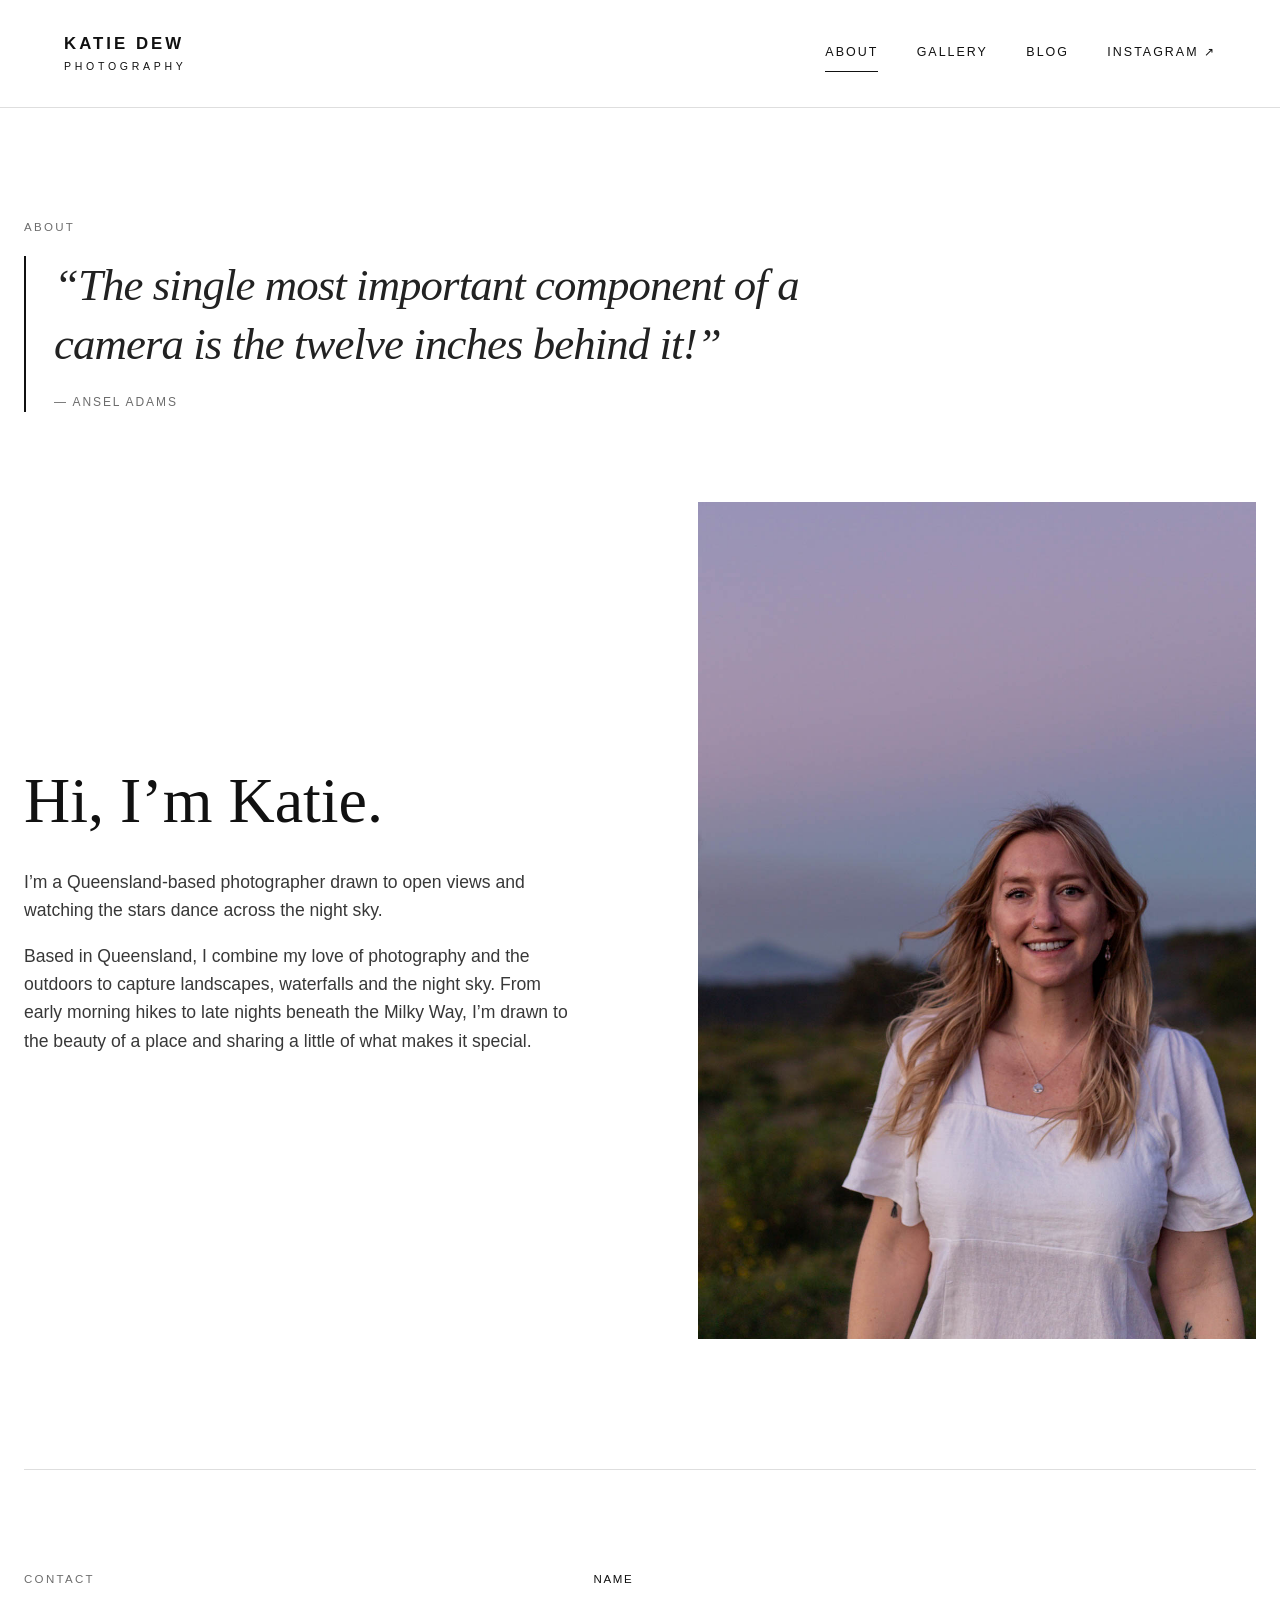
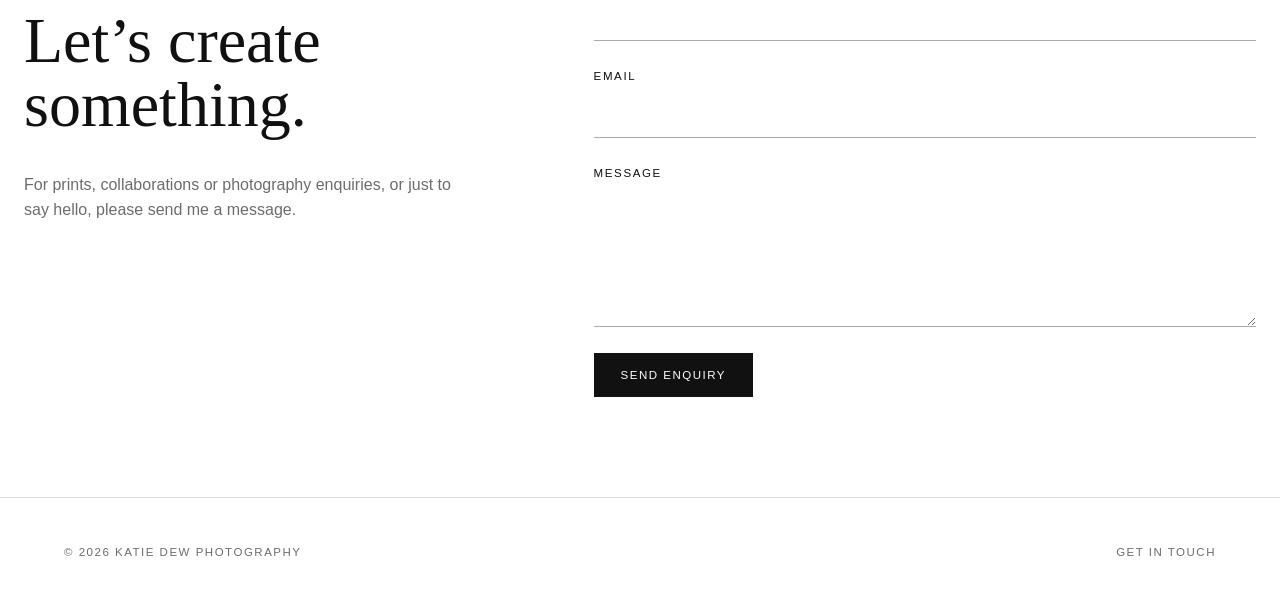
<file: about.html>
<!doctype html><html lang="en"><head><meta charset="utf-8"><meta name="viewport" content="width=device-width, initial-scale=1"><meta name="color-scheme" content="only light"><meta name="theme-color" content="#ffffff"><title>Katie Dew Photography</title><link rel="stylesheet" href="style.css"></head>
<body><header class="site-header"><a class="wordmark" href="index.html"><strong>KATIE DEW</strong><span>PHOTOGRAPHY</span></a><button class="menu-toggle" aria-expanded="false" aria-controls="site-nav"><span class="sr-only">Open menu</span>☰</button><nav id="site-nav" class="site-nav" aria-label="Main navigation"><a class="active" href="about.html">About</a><a href="gallery.html">Gallery</a><a href="blog.html">Blog</a><a href="https://www.instagram.com/katiedew_/" target="_blank" rel="noopener">Instagram ↗</a></nav></header>
<main><section class="page-intro wrap"><p class="eyebrow">ABOUT</p><blockquote class="about-quote"><p> “The single most important component of a camera is the twelve inches behind it!”</p> <cite>— Ansel Adams</cite></blockquote></section>
<section class="about-grid wrap"><div class="about-copy"><h2>Hi, I’m Katie.</h2><p>I’m a Queensland-based photographer drawn to open views and watching the stars dance across the night sky.</p><p>Based in Queensland, I combine my love of photography and the outdoors to capture landscapes, waterfalls and the night sky. From early morning hikes to late nights beneath the Milky Way, I’m drawn to the beauty of a place and sharing a little of what makes it special.</p></div><div><img class="about-photo" src="images/aboutme.jpg" alt="Katie Dew with her camera"></section>
<section class="contact wrap" id="contact"> <div><p class="eyebrow">CONTACT</p><h2>Let’s create something.</h2><p>    For prints, collaborations or photography enquiries, or just to say hello, please send me a message.</p></div><form    id="contact-form" action="https://formspree.io/f/xgavokon" method="POST"> <label> Name <input name="name" autocomplete="name" required> </label> <label> Email <input name="email" type="email" autocomplete="email" required>
    </label> <label> Message <textarea name="message" rows="6" required></textarea> </label> <button class="button" type="submit"> Send enquiry </button> </form></section>
<footer><span>© <span data-year></span> Katie Dew Photography</span><a href="mailto:hello@example.com">Get in touch</a></footer><script src="script.js"></script></body></html>
</file>
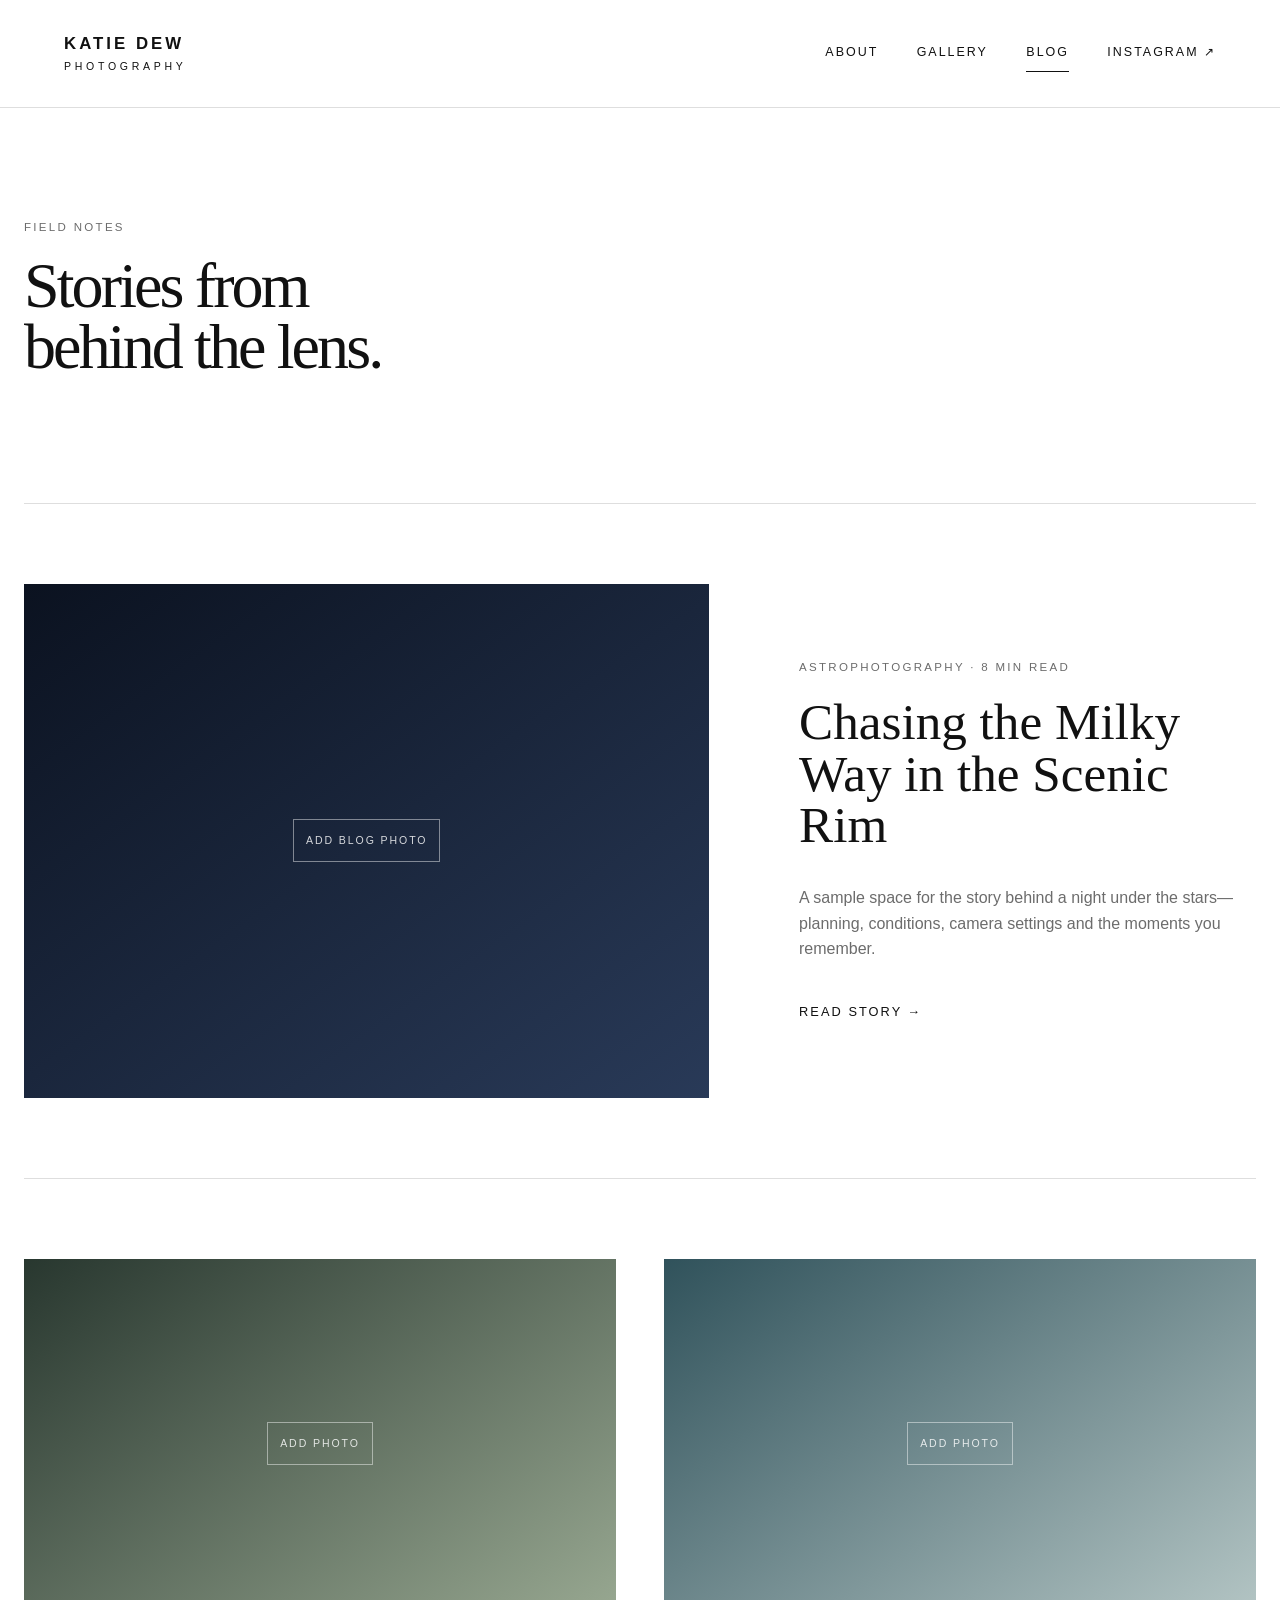
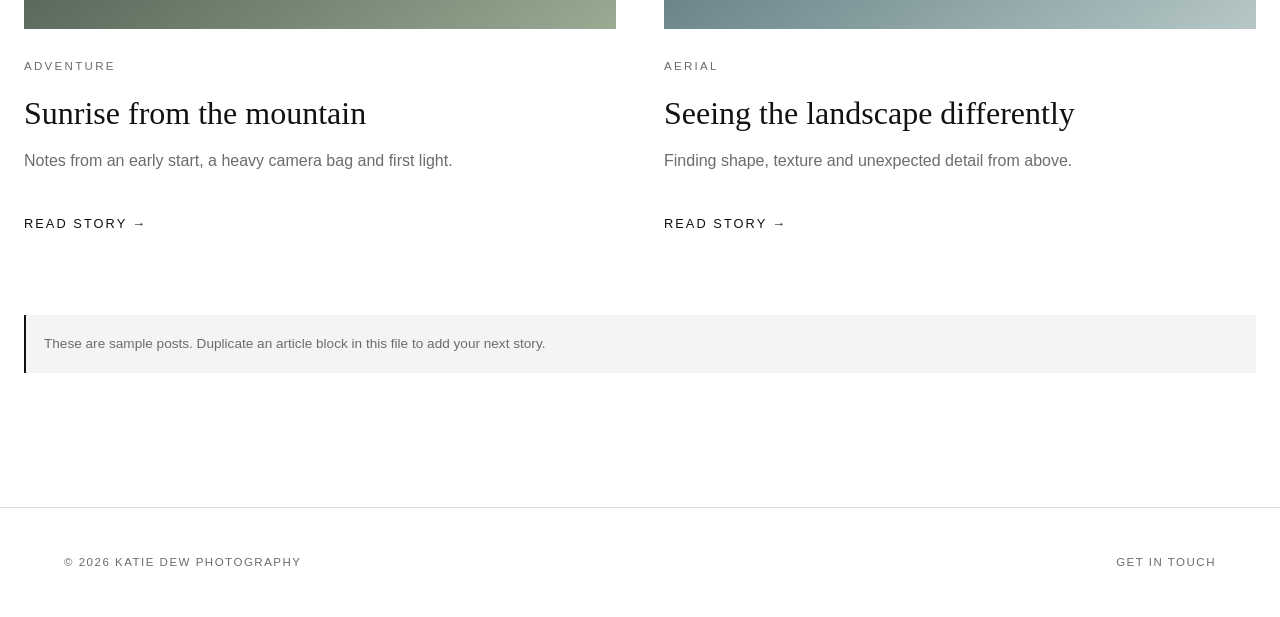
<file: blog.html>
<!doctype html><html lang="en"><head><meta charset="utf-8"><meta name="viewport" content="width=device-width, initial-scale=1"><meta name="color-scheme" content="only light"><meta name="theme-color" content="#ffffff"><title>Katie Dew Photography</title><link rel="stylesheet" href="style.css"></head>
<body><header class="site-header"><a class="wordmark" href="index.html"><strong>KATIE DEW</strong><span>PHOTOGRAPHY</span></a><button class="menu-toggle" aria-expanded="false" aria-controls="site-nav"><span class="sr-only">Open menu</span>☰</button><nav id="site-nav" class="site-nav" aria-label="Main navigation"><a href="about.html">About</a><a href="gallery.html">Gallery</a><a class="active" href="blog.html">Blog</a><a href="https://www.instagram.com/katiedew_/" target="_blank" rel="noopener">Instagram ↗</a></nav></header>
<main><section class="page-intro wrap"><p class="eyebrow">FIELD NOTES</p><h1>Stories from<br>behind the lens.</h1></section><section class="posts wrap">
<article class="post-feature"><div class="placeholder blog-image stars"><span>ADD BLOG PHOTO</span></div><div><p class="eyebrow">ASTROPHOTOGRAPHY · 8 MIN READ</p><h2>Chasing the Milky Way in the Scenic Rim</h2><p>A sample space for the story behind a night under the stars—planning, conditions, camera settings and the moments you remember.</p><a class="text-link" href="#">Read story →</a></div></article>
<div class="post-grid"><article><div class="placeholder blog-thumb land"><span>ADD PHOTO</span></div><p class="eyebrow">ADVENTURE</p><h3>Sunrise from the mountain</h3><p>Notes from an early start, a heavy camera bag and first light.</p><a class="text-link" href="#">Read story →</a></article><article><div class="placeholder blog-thumb air"><span>ADD PHOTO</span></div><p class="eyebrow">AERIAL</p><h3>Seeing the landscape differently</h3><p>Finding shape, texture and unexpected detail from above.</p><a class="text-link" href="#">Read story →</a></article></div>
<p class="edit-note blog-note">These are sample posts. Duplicate an article block in this file to add your next story.</p></section></main>
<footer><span>© <span data-year></span> Katie Dew Photography</span><a href="about.html#contact">Get in touch</a></footer><script src="script.js"></script></body></html>
</file>
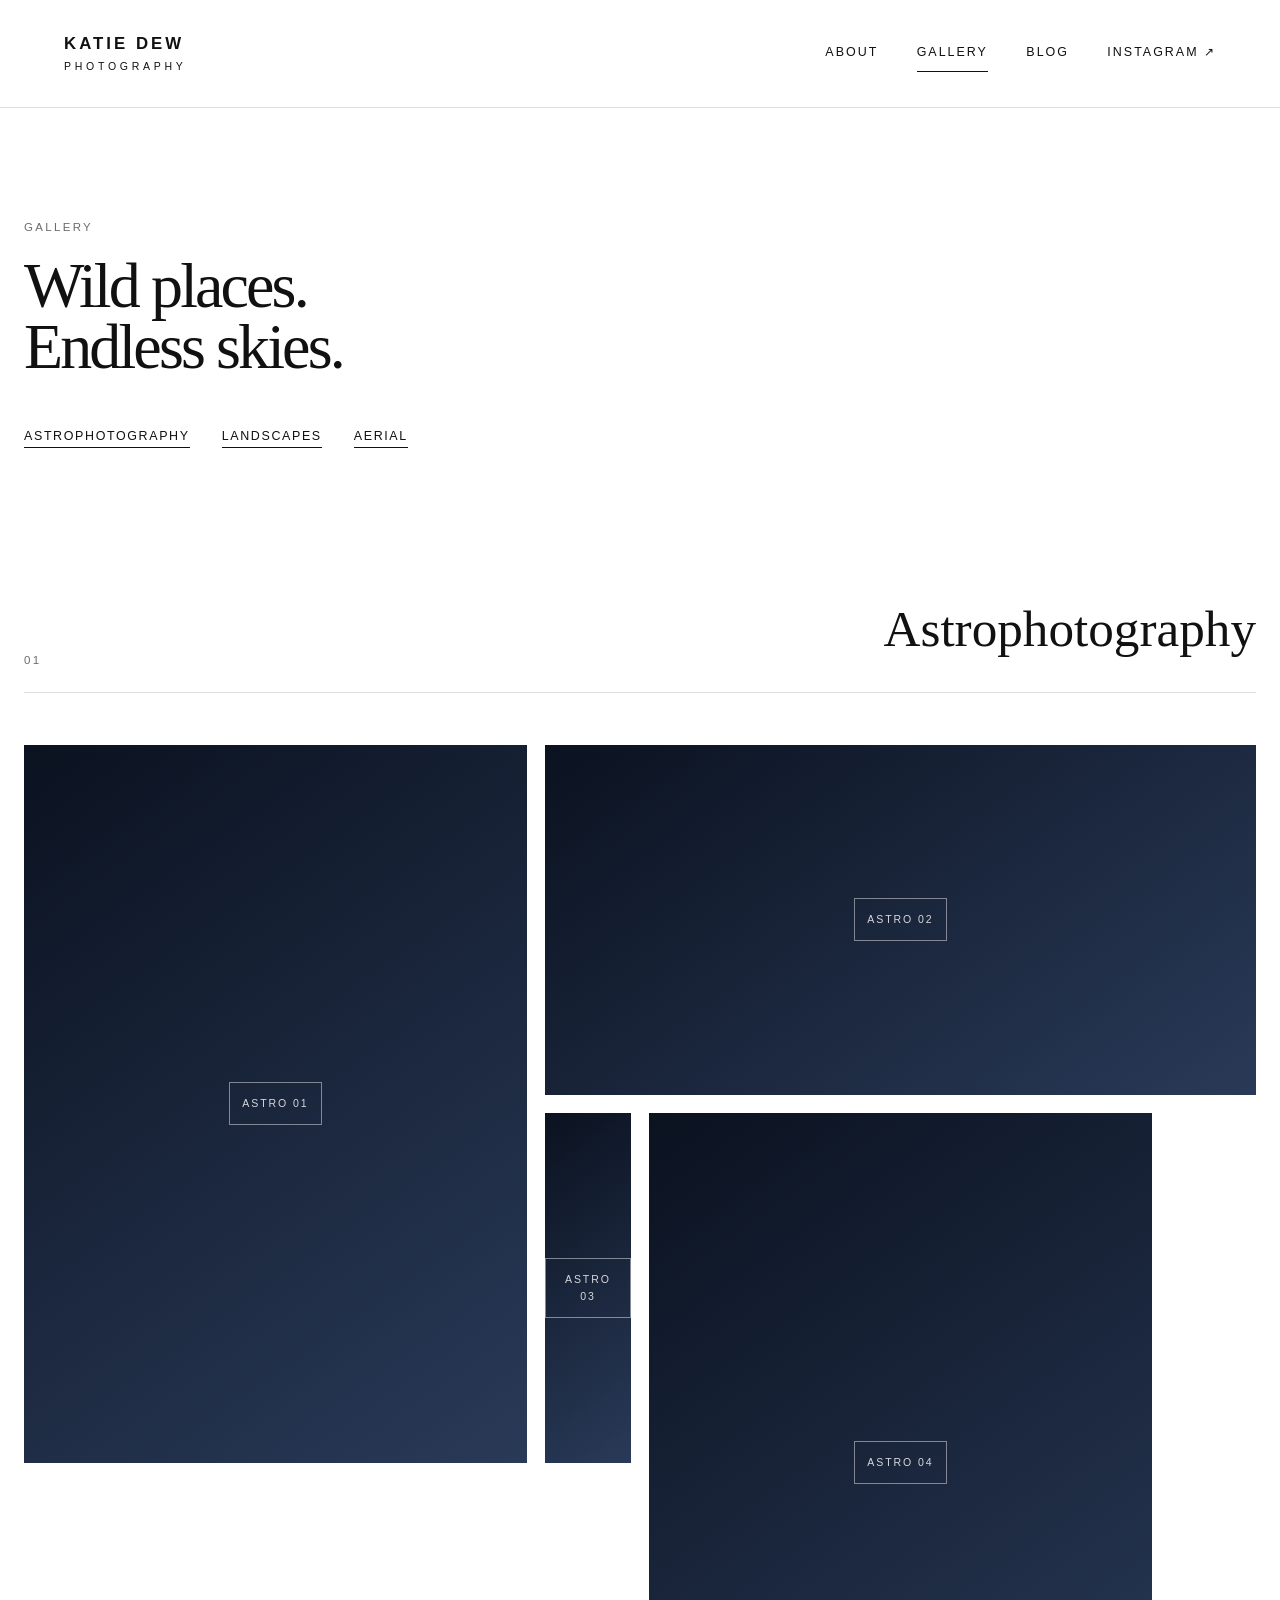
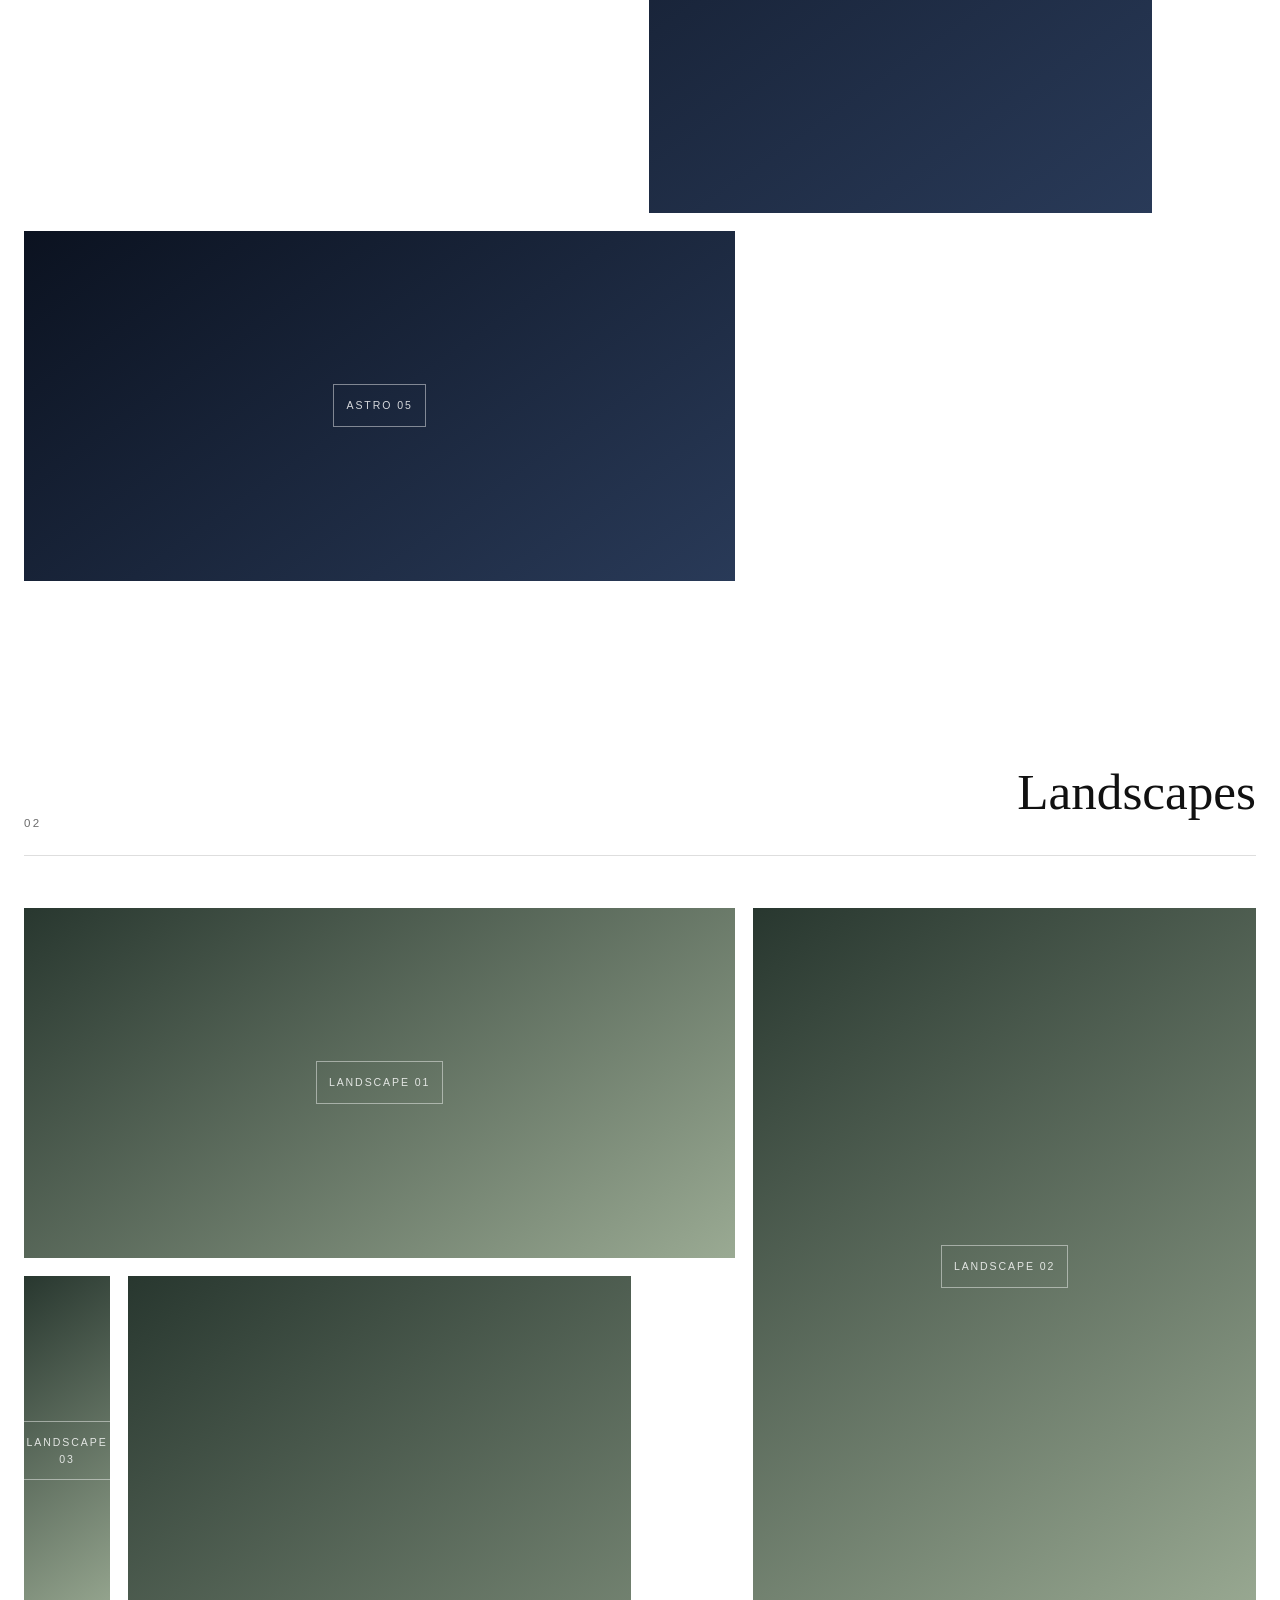
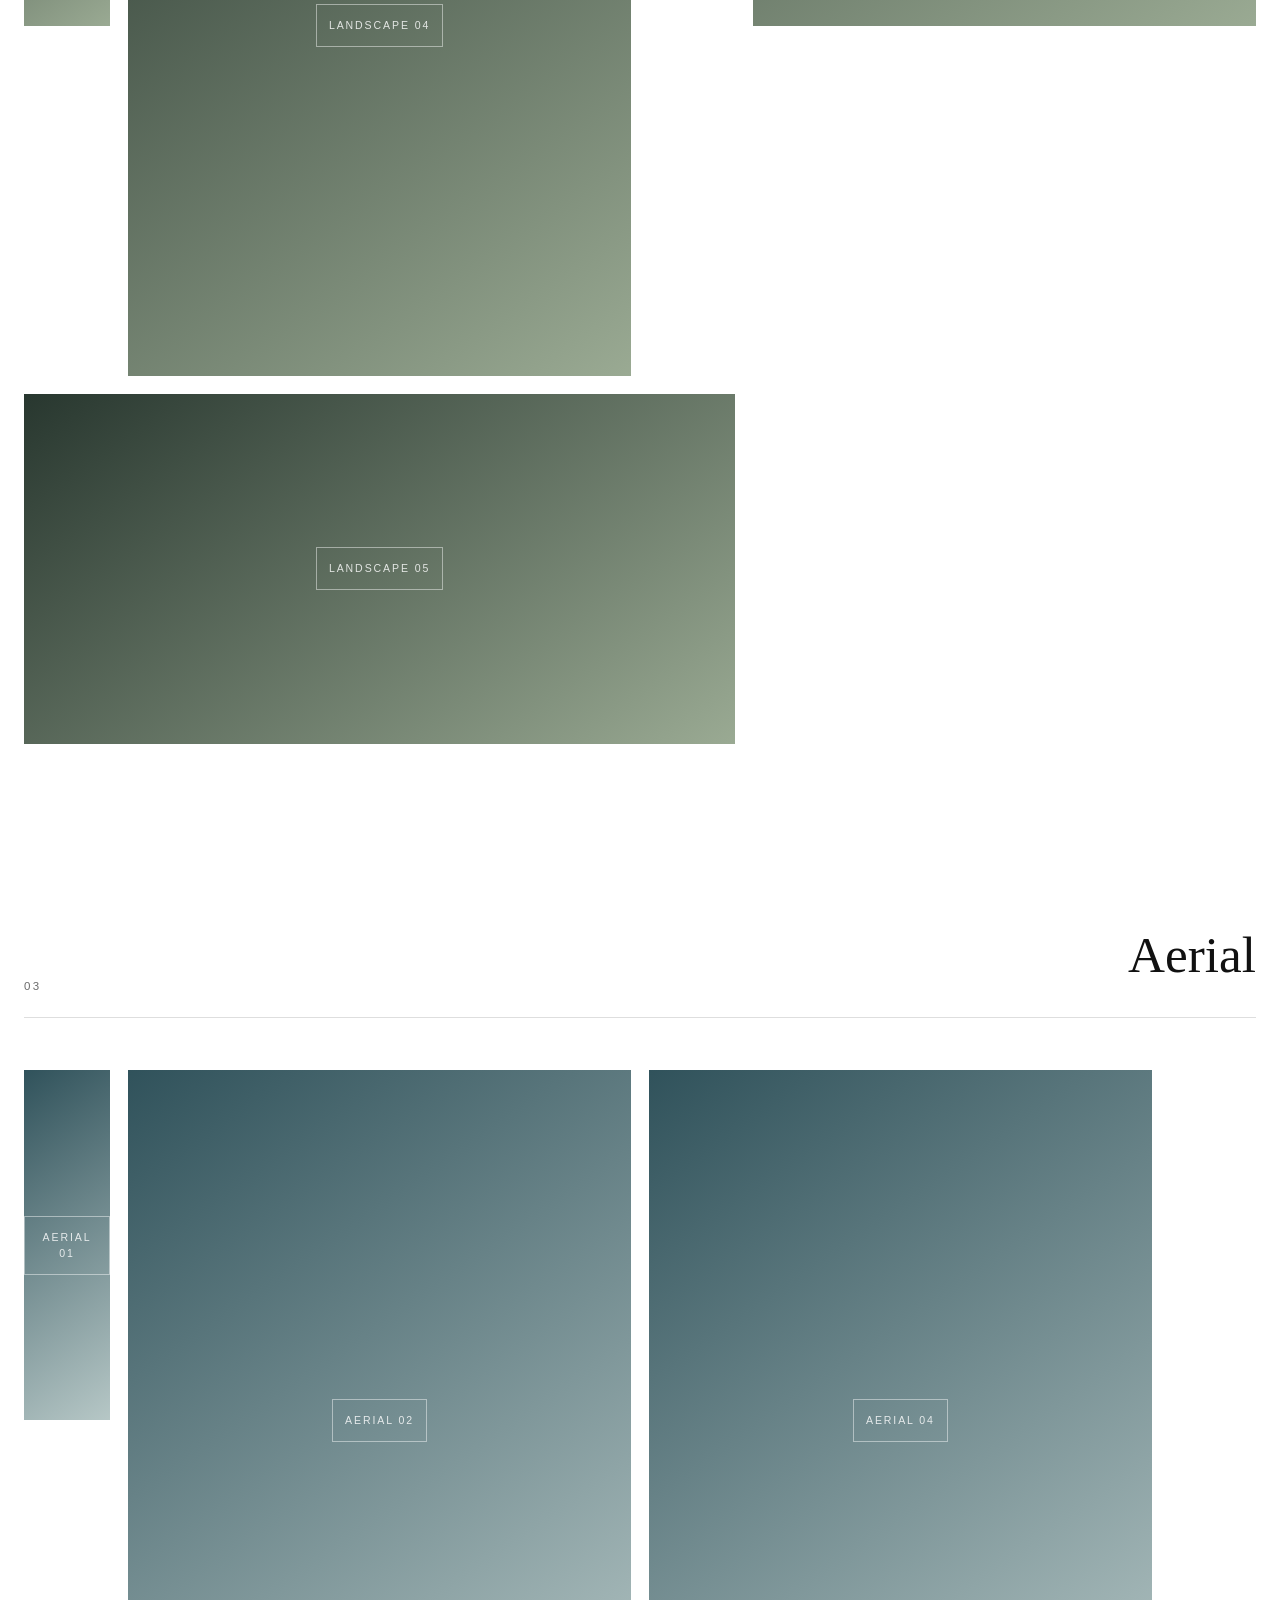
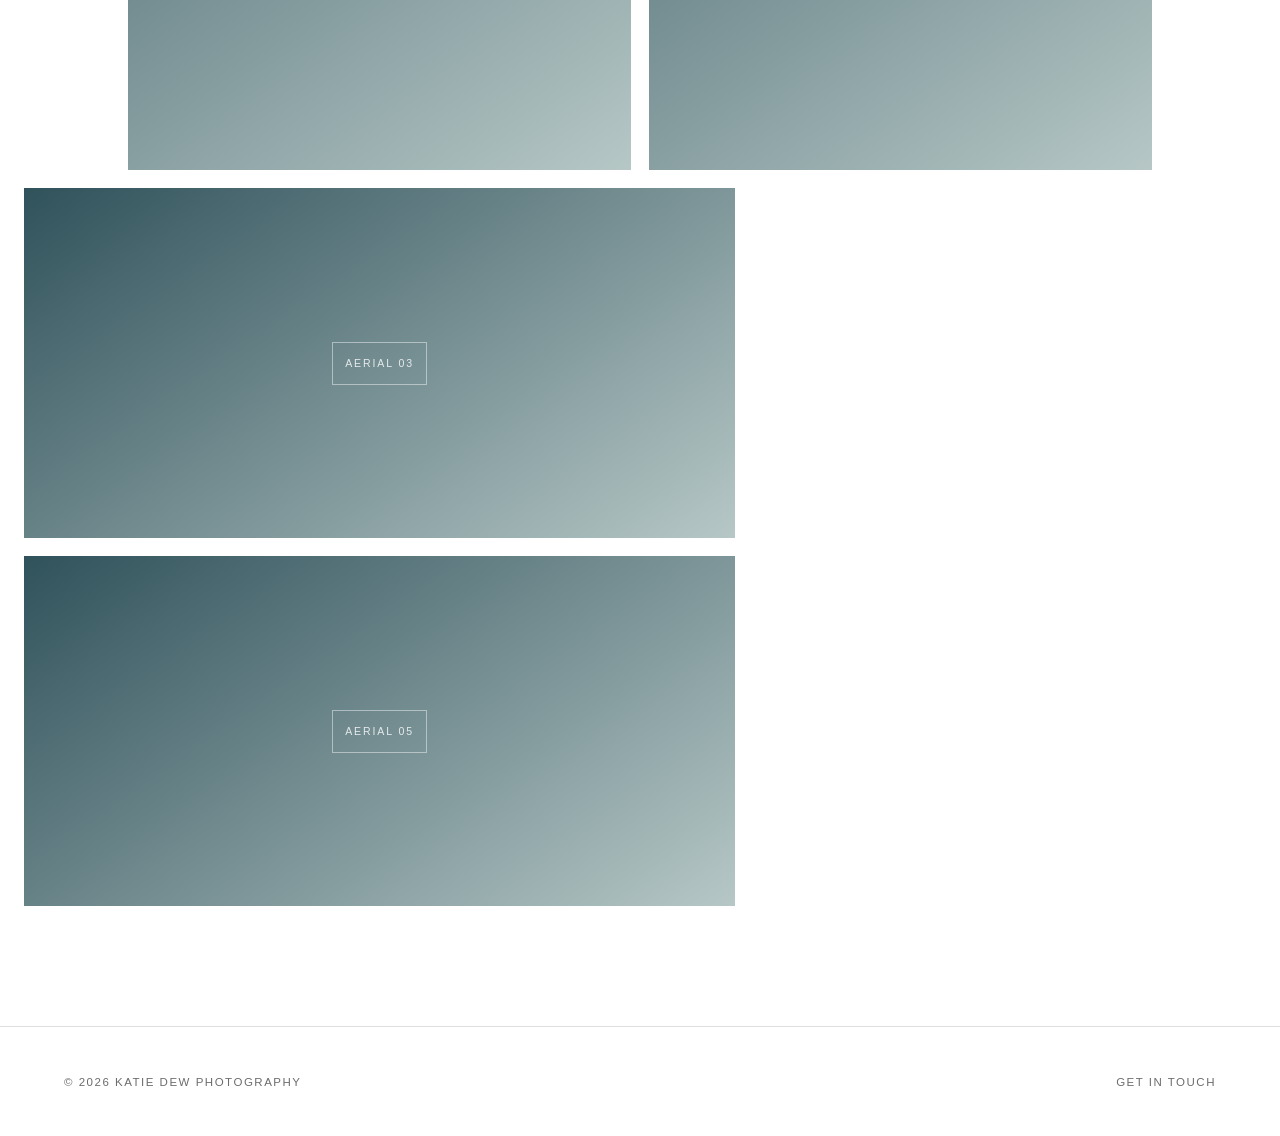
<file: gallery.html>
<!doctype html><html lang="en"><head><meta charset="utf-8"><meta name="viewport" content="width=device-width, initial-scale=1"><meta name="color-scheme" content="only light"><meta name="theme-color" content="#ffffff"><title>Katie Dew Photography</title><link rel="stylesheet" href="style.css"></head>
<body><header class="site-header"><a class="wordmark" href="index.html"><strong>KATIE DEW</strong><span>PHOTOGRAPHY</span></a><button class="menu-toggle" aria-expanded="false" aria-controls="site-nav"><span class="sr-only">Open menu</span>☰</button><nav id="site-nav" class="site-nav" aria-label="Main navigation"><a href="about.html">About</a><a class="active" href="gallery.html">Gallery</a><a href="blog.html">Blog</a><a href="https://www.instagram.com/katiedew_/" target="_blank" rel="noopener">Instagram ↗</a></nav></header>
<main><section class="page-intro wrap"><p class="eyebrow">GALLERY</p><h1>Wild places.<br>Endless skies.</h1><nav class="gallery-jump" aria-label="Gallery sections"><a href="#astro">Astrophotography</a><a href="#landscape">Landscapes</a><a href="#aerial">Aerial</a></nav></section>
<section class="gallery-section wrap" id="astro"><div class="section-heading"><p class="eyebrow">01</p><h2>Astrophotography</h2></div><div class="masonry"><div class="placeholder photo tall stars"><span>ASTRO 01</span></div><div class="placeholder photo wide stars"><span>ASTRO 02</span></div><div class="placeholder photo square stars"><span>ASTRO 03</span></div><div class="placeholder photo tall stars"><span>ASTRO 04</span></div><div class="placeholder photo wide stars"><span>ASTRO 05</span></div></div></section>
<section class="gallery-section wrap" id="landscape"><div class="section-heading"><p class="eyebrow">02</p><h2>Landscapes</h2></div><div class="masonry"><div class="placeholder photo wide land"><span>LANDSCAPE 01</span></div><div class="placeholder photo tall land"><span>LANDSCAPE 02</span></div><div class="placeholder photo square land"><span>LANDSCAPE 03</span></div><div class="placeholder photo tall land"><span>LANDSCAPE 04</span></div><div class="placeholder photo wide land"><span>LANDSCAPE 05</span></div></div></section>
<section class="gallery-section wrap" id="aerial"><div class="section-heading"><p class="eyebrow">03</p><h2>Aerial</h2></div><div class="masonry"><div class="placeholder photo square air"><span>AERIAL 01</span></div><div class="placeholder photo tall air"><span>AERIAL 02</span></div><div class="placeholder photo wide air"><span>AERIAL 03</span></div><div class="placeholder photo tall air"><span>AERIAL 04</span></div><div class="placeholder photo wide air"><span>AERIAL 05</span></div></div></section></main>
<footer><span>© <span data-year></span> Katie Dew Photography</span><a href="about.html#contact">Get in touch</a></footer><script src="script.js"></script></body></html>
</file>
<file: style.css>
:root{--ink:#111;--muted:#6c6c6c;--line:#dedede;--paper:#fff;--soft:#f4f4f2;--max:1320px}*{box-sizing:border-box}html{scroll-behavior:smooth}body{margin:0;background:var(--paper);color:var(--ink);font-family:Arial,Helvetica,sans-serif;font-size:16px;line-height:1.6}a{color:inherit;text-decoration:none}img{max-width:100%;display:block}.wrap{width:min(calc(100% - 48px),var(--max));margin-inline:auto}.sr-only{position:absolute;width:1px;height:1px;padding:0;margin:-1px;overflow:hidden;clip:rect(0,0,0,0);white-space:nowrap;border:0}.site-header{height:108px;padding:0 clamp(24px,5vw,72px);display:flex;align-items:center;justify-content:space-between;border-bottom:1px solid var(--line);background:#fff;position:relative;z-index:10}.wordmark{display:flex;flex-direction:column;line-height:1}.wordmark strong{font-size:1.05rem;letter-spacing:.18em}.wordmark span{font-size:.66rem;letter-spacing:.35em;margin-top:8px}.site-nav{display:flex;gap:clamp(22px,3vw,48px);align-items:center}.site-nav a{font-size:.78rem;text-transform:uppercase;letter-spacing:.16em;padding:8px 0;border-bottom:1px solid transparent}.site-nav a:hover,.site-nav a.active{border-color:var(--ink)}.menu-toggle{display:none;border:0;background:none;font-size:1.5rem;cursor:pointer}.home-hero{min-height:calc(100vh - 108px);display:grid;grid-template-columns:1.35fr .65fr}.hero-image{min-height:660px}.hero-copy{display:flex;flex-direction:column;justify-content:center;padding:8vw 6vw}.eyebrow{font-size:.72rem;letter-spacing:.2em;text-transform:uppercase;color:var(--muted);margin:0 0 20px}.hero-copy h1,.page-intro h1{font-family:Georgia,'Times New Roman',serif;font-size: clamp(2.7rem, 5vw, 5.5rem);font-weight:400;line-height:.94;letter-spacing:-.045em;margin:0 0 36px}.hero-copy>p:not(.eyebrow){max-width:430px;color:var(--muted);font-size:1.05rem}.text-link{display:inline-flex;gap:20px;align-items:center;margin-top:24px;font-size:.8rem;text-transform:uppercase;letter-spacing:.16em}.text-link:hover span{transform:translateX(5px)}.text-link span{transition:transform .2s}.featured{padding-block:130px}.section-heading{display:flex;justify-content:space-between;align-items:end;margin-bottom:52px;border-bottom:1px solid var(--line);padding-bottom:22px}.section-heading h2{font-family:Georgia,serif;font-size:clamp(2rem,4vw,4rem);font-weight:400;margin:0}.section-heading .eyebrow{margin:0}.category-grid{display:grid;grid-template-columns:repeat(3,1fr);gap:24px;align-items:start}.category-card:nth-child(2){margin-top:80px}.category-card>div:last-child{display:flex;justify-content:space-between;align-items:center;padding:18px 0;border-bottom:1px solid var(--line)}.category-card h3{font:400 1.2rem Georgia,serif;margin:0}.placeholder{display:flex;align-items:center;justify-content:center;background:var(--soft);color:rgba(255,255,255,.82);font-size:.66rem;letter-spacing:.18em;text-align:center;overflow:hidden}.stars{background:linear-gradient(145deg,#0b1220,#293a58)}.land{background:linear-gradient(145deg,#28372f,#9aaa93)}.air{background:linear-gradient(145deg,#30525b,#b6c7c6)}.placeholder span{padding:12px;border:1px solid rgba(255,255,255,.45)}.ratio-tall{aspect-ratio:3/4}.ratio-wide{aspect-ratio:4/3}.ratio-tall{aspect-ratio:3/4}.page-intro{padding-block:110px 90px}.gallery-jump{display:flex;flex-wrap:wrap;gap:32px;margin-top:50px}.gallery-jump a{font-size:.78rem;letter-spacing:.13em;text-transform:uppercase;border-bottom:1px solid}.gallery-section{padding:50px 0 120px;scroll-margin-top:20px}.masonry{display:grid;grid-template-columns:repeat(12,1fr);grid-auto-flow:dense;gap:18px}.photo{min-height:350px}.photo.tall{grid-column:span 5;grid-row:span 2;min-height:700px}.photo.wide{grid-column:span 7}.photo.tall{grid-column:span 5}.about-grid{display:grid;grid-template-columns:1fr 1fr;gap:clamp(40px,9vw,140px);align-items:center;padding-bottom:130px}.about-copy{max-width:570px}.about-copy h2,.contact h2,.post-feature h2{font:400 clamp(2.4rem,5vw,5rem)/1 Georgia,serif;margin:0 0 35px}.about-copy p{font-size:1.1rem;color:#383838}.portrait{aspect-ratio:4/5}.edit-note{padding:18px;border-left:2px solid var(--ink);background:var(--soft);font-size:.85rem!important;color:var(--muted)!important}.contact{border-top:1px solid var(--line);padding-block:100px;display:grid;grid-template-columns:.8fr 1.2fr;gap:10vw}.contact p{max-width:440px;color:var(--muted)}form{display:grid;gap:26px}label{display:grid;gap:9px;font-size:.72rem;letter-spacing:.14em;text-transform:uppercase}input,textarea{width:100%;border:0;border-bottom:1px solid #aaa;background:transparent;padding:12px 2px;font:inherit;border-radius:0}input:focus,textarea:focus{outline:0;border-color:#000}.button{justify-self:start;background:#111;color:white;border:1px solid #111;padding:15px 26px;text-transform:uppercase;letter-spacing:.13em;font-size:.72rem;cursor:pointer}.button:hover{background:#fff;color:#111}.form-note{font-size:.75rem}.posts{padding-bottom:120px}.post-feature{display:grid;grid-template-columns:1.2fr .8fr;gap:clamp(35px,7vw,100px);align-items:center;border-top:1px solid var(--line);padding-block:80px}.blog-image{aspect-ratio:4/3}.post-feature h2{font-size:clamp(2.2rem,4vw,4rem)}.post-feature p:not(.eyebrow){color:var(--muted)}.post-grid{display:grid;grid-template-columns:1fr 1fr;gap:48px;border-top:1px solid var(--line);padding-top:80px}.blog-thumb{aspect-ratio:16/10;margin-bottom:28px}.post-grid h3{font:400 2rem Georgia,serif;margin:0 0 12px}.post-grid article>p:not(.eyebrow){color:var(--muted)}.blog-note{margin-top:80px}footer{min-height:110px;border-top:1px solid var(--line);display:flex;align-items:center;justify-content:space-between;padding:30px clamp(24px,5vw,72px);font-size:.72rem;letter-spacing:.13em;text-transform:uppercase;color:var(--muted)}
@media(max-width:800px){.site-header{height:84px}.menu-toggle{display:block}.site-nav{display:none;position:absolute;top:84px;left:0;right:0;background:#fff;padding:30px 24px;border-bottom:1px solid var(--line);flex-direction:column;align-items:flex-start;gap:12px}.site-nav.open{display:flex}.home-hero{grid-template-columns:1fr}.hero-image{min-height:55vh;order:2}.hero-copy{padding:80px 24px}.category-grid,.about-grid,.contact,.post-feature,.post-grid{grid-template-columns:1fr}.category-card:nth-child(2){margin-top:0}.category-grid{gap:50px}.featured{padding-block:85px}.page-intro{padding-block:80px 60px}.about-grid{padding-bottom:85px}.contact{gap:55px;padding-block:75px}.masonry{grid-template-columns:1fr 1fr;gap:10px}.photo.tall,.photo.wide,.photo.tall{grid-column:span 1;min-height:320px}.photo.tall{min-height:480px}.post-feature{padding-block:55px}.post-grid{gap:60px}footer{align-items:flex-start;gap:24px;flex-direction:column}.wrap{width:min(calc(100% - 32px),var(--max))}}
@media(max-width:480px){.masonry{display:block}.photo{margin-bottom:10px}.photo.tall,.photo.wide,.photo.tall{min-height:0;aspect-ratio:4/5}.photo.wide{aspect-ratio:4/3}.section-heading{display:block}.section-heading .eyebrow{margin-bottom:12px}.hero-copy h1,.page-intro h1{font-size:3.2rem}}
@media (max-width: 800px) {
  .home-hero {display: flex;flex-direction: column;min-height: 0;}
  .hero-copy {order: 1;}
  img.hero-image {order: 2;display: block;width: 100%;max-width: none;height: auto;min-height: 0;object-fit: contain;align-self: flex-start;}}
/* Explicitly retain the light design when dark mode is enabled */@media (prefers-color-scheme: dark) {:root {color-scheme: only light;}
  html,body,main,section,footer,.site-header,.site-nav {background-color: #ffffff !important;color: #111111 !important;}input, textarea { background-color: #ffffff !important; color: #111111 !important; border-color: #aaaaaa !important;}a,h1,h2,h3 {color: #111111;}}
.about-photo {display: block;width: 100%;height: auto;object-fit: cover;}
.about-photo {display: block;width: 100%;height: auto;aspect-ratio: auto;object-fit: contain;}
.about-quote {max-width: 900px;margin: 0;padding-left: 28px;border-left: 2px solid #111111;}
.about-quote p {margin: 0;font-family: Georgia, "Times New Roman", serif;font-size: clamp(1.8rem, 3.5vw, 3rem);font-style: italic; font-weight: 400;line-height: 1.3; letter-spacing: -0.02em;color: #222222;}
.about-quote cite {display: block;margin-top: 20px;font-family: Arial, Helvetica, sans-serif;font-size: 0.75rem;font-style: normal;letter-spacing: 0.16em;text-transform: uppercase;color: #6c6c6c;}
</file>
